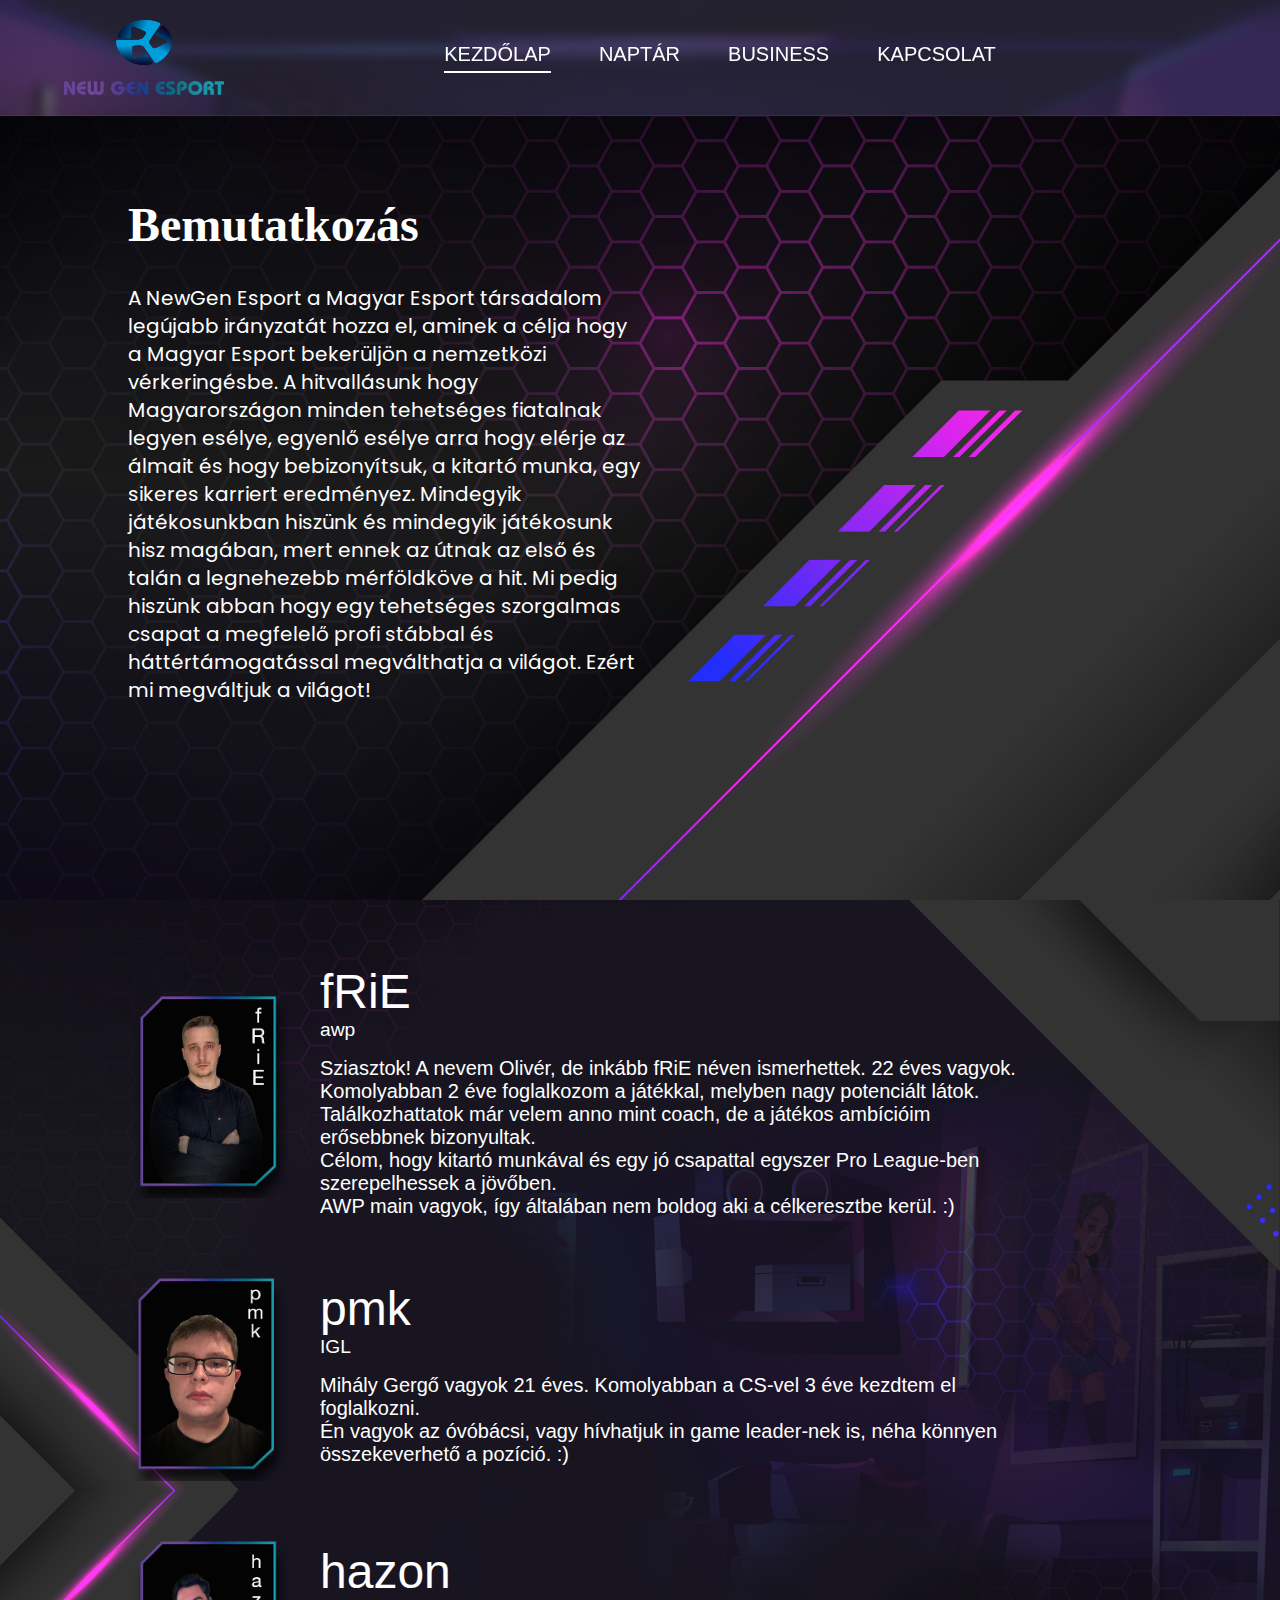
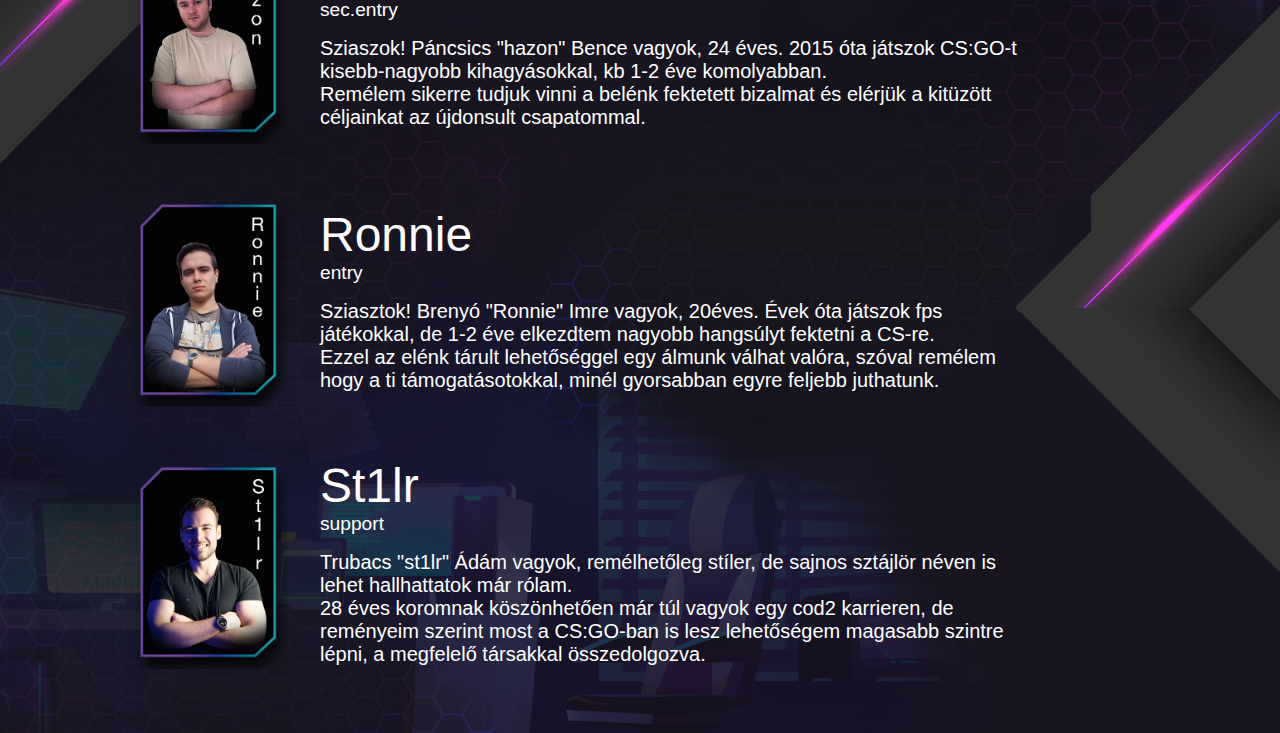
<file: index.html>
<!DOCTYPE html>
<html lang="hu">

<head>
  <meta charset="UTF-8" />
  <meta http-equiv="X-UA-Compatible" content="IE=edge" />
  <meta name="viewport" content="width=device-width, initial-scale=1.0" />
  <meta name="keywords" content="New Gen Gaming, Esport, New Gen Esport, New Gen Csgo, Hungary Esport" />
  <link rel="stylesheet" href="./styles/global.css" />
  <link rel="stylesheet" href="./homepage.css" />
  <link href="https://hu.allfont.net/allfont.css?fonts=bauhaus-bold-bt" rel="stylesheet" type="text/css" />
  <link rel="stylesheet" href="https://cdnjs.cloudflare.com/ajax/libs/font-awesome/5.15.3/css/all.min.css" />
  <link rel="preconnect" href="https://fonts.googleapis.com">
  <link rel="preconnect" href="https://fonts.gstatic.com" crossorigin>
  <link href="https://fonts.googleapis.com/css2?family=Poppins:wght@100;200;300;400;500;700;800;900&display=swap"
    rel="stylesheet">
  <title>New Gen Gaming - Homepage</title>
</head>

<body>
  <header class="header">
    <nav class="navbar">
      <div class="header-logo-name">
        <img src="./Images/ngglogokesz.png" class="header-logo" />
        <img src="./Images/logofelirat.png" class="header-title" />
      </div>
      <div class="header-links">
        <a href="./index.html" class="header-item item1">Kezdőlap</a>
        <a href="./matches.html" class="header-item item2">Naptár</a>
        <a href="./business.html" class="header-item item3">Business</a>
        <a href="./contact.html" class="header-item item4">Kapcsolat</a>
      </div>
      <div>
        <input type="checkbox" id="check" />
        <label for="check" class="checkbtn">
          <i class="fas fa-bars hamburger"></i>
        </label>
      </div>
    </nav>
    <div class="header-links-sm">
      <a href="./index.html" class="header-item item1">Kezdőlap</a>
      <a href="./matches.html" class="header-item item2">Naptár</a>
      <a href="./business.html" class="header-item item3">Business</a>
      <a href="./contact.html" class="header-item item4">Kapcsolat</a>
    </div>
  </header>
  <section class="bemutatkozás">
    <h1 class="bemutatkozás-title">
      Bemutatkozás
    </h1>
    <p class="bemutatkozás-paragraph">
      A NewGen Esport a Magyar Esport társadalom legújabb irányzatát hozza el, aminek a célja hogy a Magyar Esport
      bekerüljön a nemzetközi vérkeringésbe.
      A hitvallásunk hogy Magyarországon minden tehetséges fiatalnak legyen esélye, egyenlő esélye arra hogy elérje az
      álmait és hogy bebizonyítsuk, a kitartó munka, egy sikeres karriert eredményez.
      Mindegyik játékosunkban hiszünk és mindegyik játékosunk hisz magában, mert ennek az útnak az első és talán a
      legnehezebb mérföldköve a hit.
      Mi pedig hiszünk abban hogy egy tehetséges szorgalmas csapat a megfelelő profi stábbal és háttértámogatással
      megválthatja a világot. Ezért mi megváltjuk a világot!
    </p>
  </section>




  <section class="team">
    <div class="team-box">
      <img src="./Images/keszkartya1.png">
      <div class="team-text">
        <span class="team-player-name">fRiE</span>
        <span class="team-player-role">awp</span>
        <p>
          Sziasztok! A nevem Olivér, de inkább fRiE néven ismerhettek. 22 éves vagyok. Komolyabban 2 éve
          foglalkozom a játékkal, melyben nagy potenciált látok.<br>
          Találkozhattatok már velem anno mint coach, de a játékos ambícióim erősebbnek bizonyultak.<br>
          Célom, hogy kitartó munkával és egy jó csapattal egyszer Pro League-ben szerepelhessek a
          jövőben.<br>
          AWP main vagyok, így általában nem boldog aki a célkeresztbe kerül. :)
        </p>
      </div>
    </div>
    <div class="team-box">
      <img src="./Images/keszkartya5.png">
      <div class="team-text">
        <span class="team-player-name">pmk</span>
        <span class="team-player-role">IGL</span>
        <p>
          Mihály Gergő vagyok 21 éves. Komolyabban a CS-vel 3 éve kezdtem el foglalkozni.<br>
          Én vagyok az óvóbácsi, vagy hívhatjuk in game leader-nek is, néha könnyen összekeverhető a pozíció.
          :)
        </p>
      </div>
    </div>
    <div class="team-box">
      <img src="./Images/keszkartya2.png">
      <div class="team-text">
        <span class="team-player-name">hazon</span>
        <span class="team-player-role">sec.entry</span>
        <p>
          Sziaszok! Páncsics "hazon" Bence vagyok, 24 éves. 2015 óta játszok CS:GO-t kisebb-nagyobb
          kihagyásokkal,
          kb 1-2 éve komolyabban.<br>
          Remélem sikerre tudjuk vinni a belénk fektetett bizalmat és elérjük a kitüzött céljainkat az
          újdonsult
          csapatommal.
        </p>
      </div>
    </div>
    <div class="team-box">
      <img src="./Images/keszkartya3.png">
      <div class="team-text">
        <span class="team-player-name">Ronnie</span>
        <span class="team-player-role">entry</span>
        <p>
          Sziasztok! Brenyó "Ronnie" Imre vagyok, 20éves. Évek óta játszok fps játékokkal, de 1-2 éve
          elkezdtem
          nagyobb hangsúlyt fektetni a CS-re.<br>
          Ezzel az elénk tárult lehetőséggel egy álmunk válhat valóra, szóval remélem hogy a ti
          támogatásotokkal, minél gyorsabban egyre feljebb juthatunk.
        </p>
      </div>
    </div>
    <div class="team-box">
      <img src="./Images/keszkartya4.png">
      <div class="team-text">
        <span class="team-player-name">St1lr</span>
        <span class="team-player-role">support</span>
        <p class="team-player-paragraph">
          Trubacs "st1lr" Ádám vagyok, remélhetőleg stíler, de sajnos sztájlör néven is lehet hallhattatok már
          rólam.<br>
          28 éves koromnak köszönhetően már túl vagyok egy cod2 karrieren, de reményeim szerint most a
          CS:GO-ban
          is lesz lehetőségem magasabb szintre lépni, a megfelelő társakkal összedolgozva.
        </p>
      </div>
    </div>
  </section>
</body>
<script src="./script.js"></script>

</html>
</file>
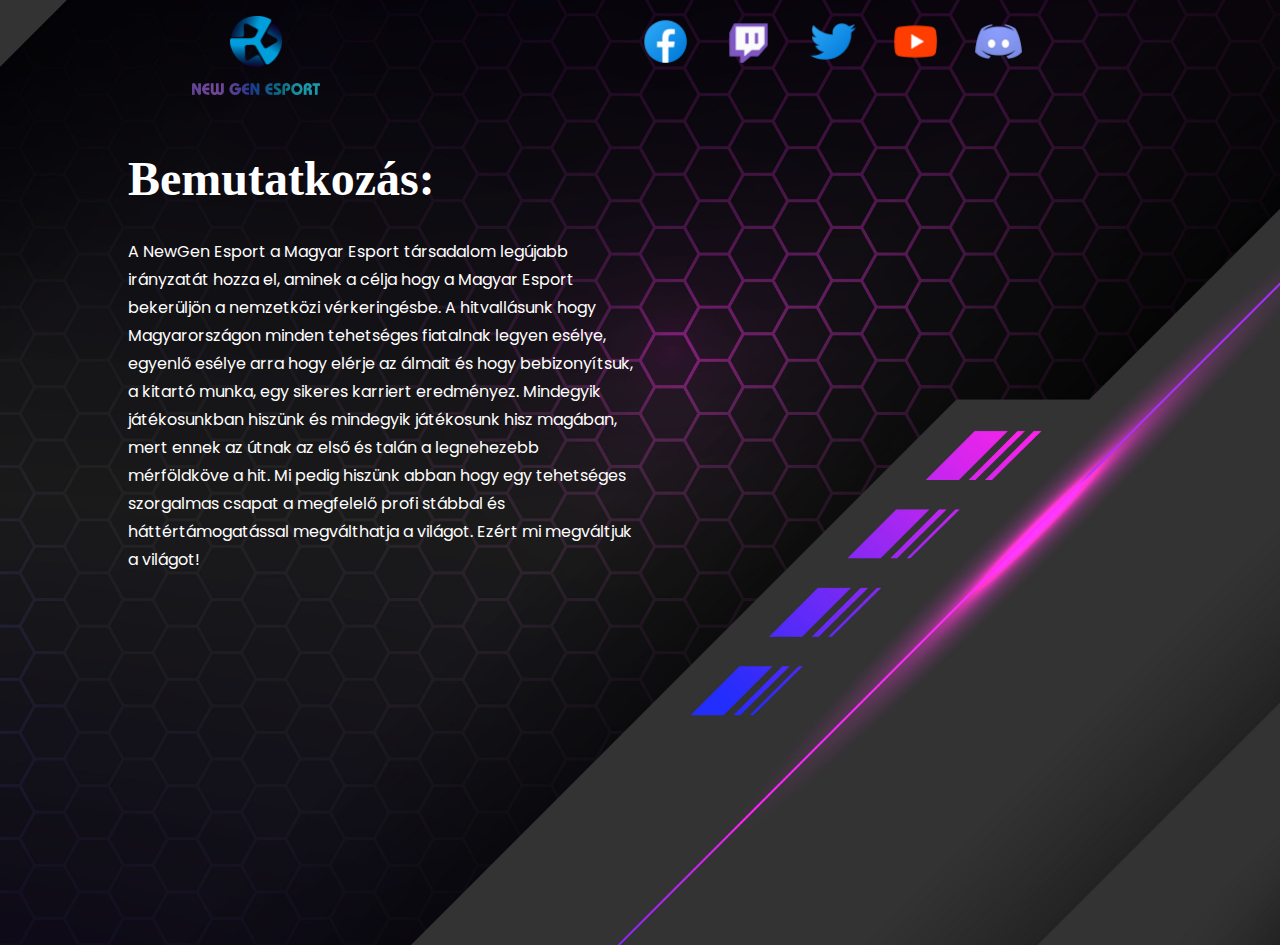
<file: Website Cover/index.html>
<!doctype html>
<html lang="hu">

<head>
    <meta charset="utf-8">
    <meta http-equiv="cache-control" content="max-age=0" />
    <meta http-equiv="cache-control" content="no-cache" />
    <meta http-equiv="expires" content="0" />
    <meta http-equiv="expires" content="Tue, 01 Jan 1980 1:00:00 GMT" />
    <meta http-equiv="pragma" content="no-cache" />
    <meta http-equiv="X-UA-Compatible" content="IE=edge">
    <meta name="viewport" content="width=device-width, initial-scale=1.0">
    <meta name="description" content="NewGen Esport, Magyar Esport, NewGen CSGO">

    <link rel="stylesheet" href="https://cdnjs.cloudflare.com/ajax/libs/font-awesome/4.7.0/css/font-awesome.min.css">
    <link rel="icon" type="image/png" href="/Images/ngglogokesz.png" />
    <title>NewGen Esport - Kezdőlap</title>
    <link rel="shortcut icon" href="./Images/ngglogokesz.png" type="image/x-icon">

    <link rel="preconnect" href="https://fonts.googleapis.com">
    <link rel="preconnect" href="https://fonts.gstatic.com" crossorigin>
    <link href="https://fonts.googleapis.com/css2?family=Poppins:wght@100;200;300;400;500;700;800;900&display=swap"
        rel="stylesheet">
    <link rel="stylesheet" href="./style.css">
</head>


<body>
    <header class="header">
        <div class="logo-box">
            <img src="./Images/ngglogokesz.png" class="logo">
            <img src="./Images/logofelirat.png" class="logotext">
        </div>
        <div class="social">
            <a href="https://www.facebook.com/gaming/NewGenEsportHUN" target="_blank"><img
                    src="./Images/icons8-facebook-50.png" class="facebook"></a>
            <a href="https://www.twitch.tv/newgenesport" target="_blank"><img src="./Images/icons8-twitch-50.png"
                    class="twitch"></a>
            <a href="https://twitter.com/newgen__esport" target="_blank"><img src="./Images/icons8-twitter-50.png"
                    class="twitter"></a>
            <a href="https://www.youtube.com/@newgenesport" target="_blank"><img src="./Images/icons8-youtube-50.png"
                    class="youtube"></a>
            <a href="https://discord.gg/WUknxcg4Mw" target="_blank"><img src="./Images/icons8-discord-50.png"
                    class="discord"></a>

        </div>

    </header>
    <section>
        <h1>Bemutatkozás:</h1>
        <p>

            A NewGen Esport a Magyar Esport társadalom legújabb irányzatát hozza el, aminek a célja hogy a Magyar
            Esport
            bekerüljön a nemzetközi vérkeringésbe.
            A hitvallásunk hogy Magyarországon minden tehetséges fiatalnak legyen esélye, egyenlő esélye arra hogy
            elérje az álmait és hogy bebizonyítsuk, a kitartó munka, egy sikeres karriert eredményez.
            Mindegyik játékosunkban hiszünk és mindegyik játékosunk hisz magában, mert ennek az útnak az első és
            talán a
            legnehezebb mérföldköve a hit.
            Mi pedig hiszünk abban hogy egy tehetséges szorgalmas csapat a megfelelő profi stábbal és
            háttértámogatással
            megválthatja a világot. Ezért mi megváltjuk a világot!

        </p>
    </section>

</body>

</html>
</file>
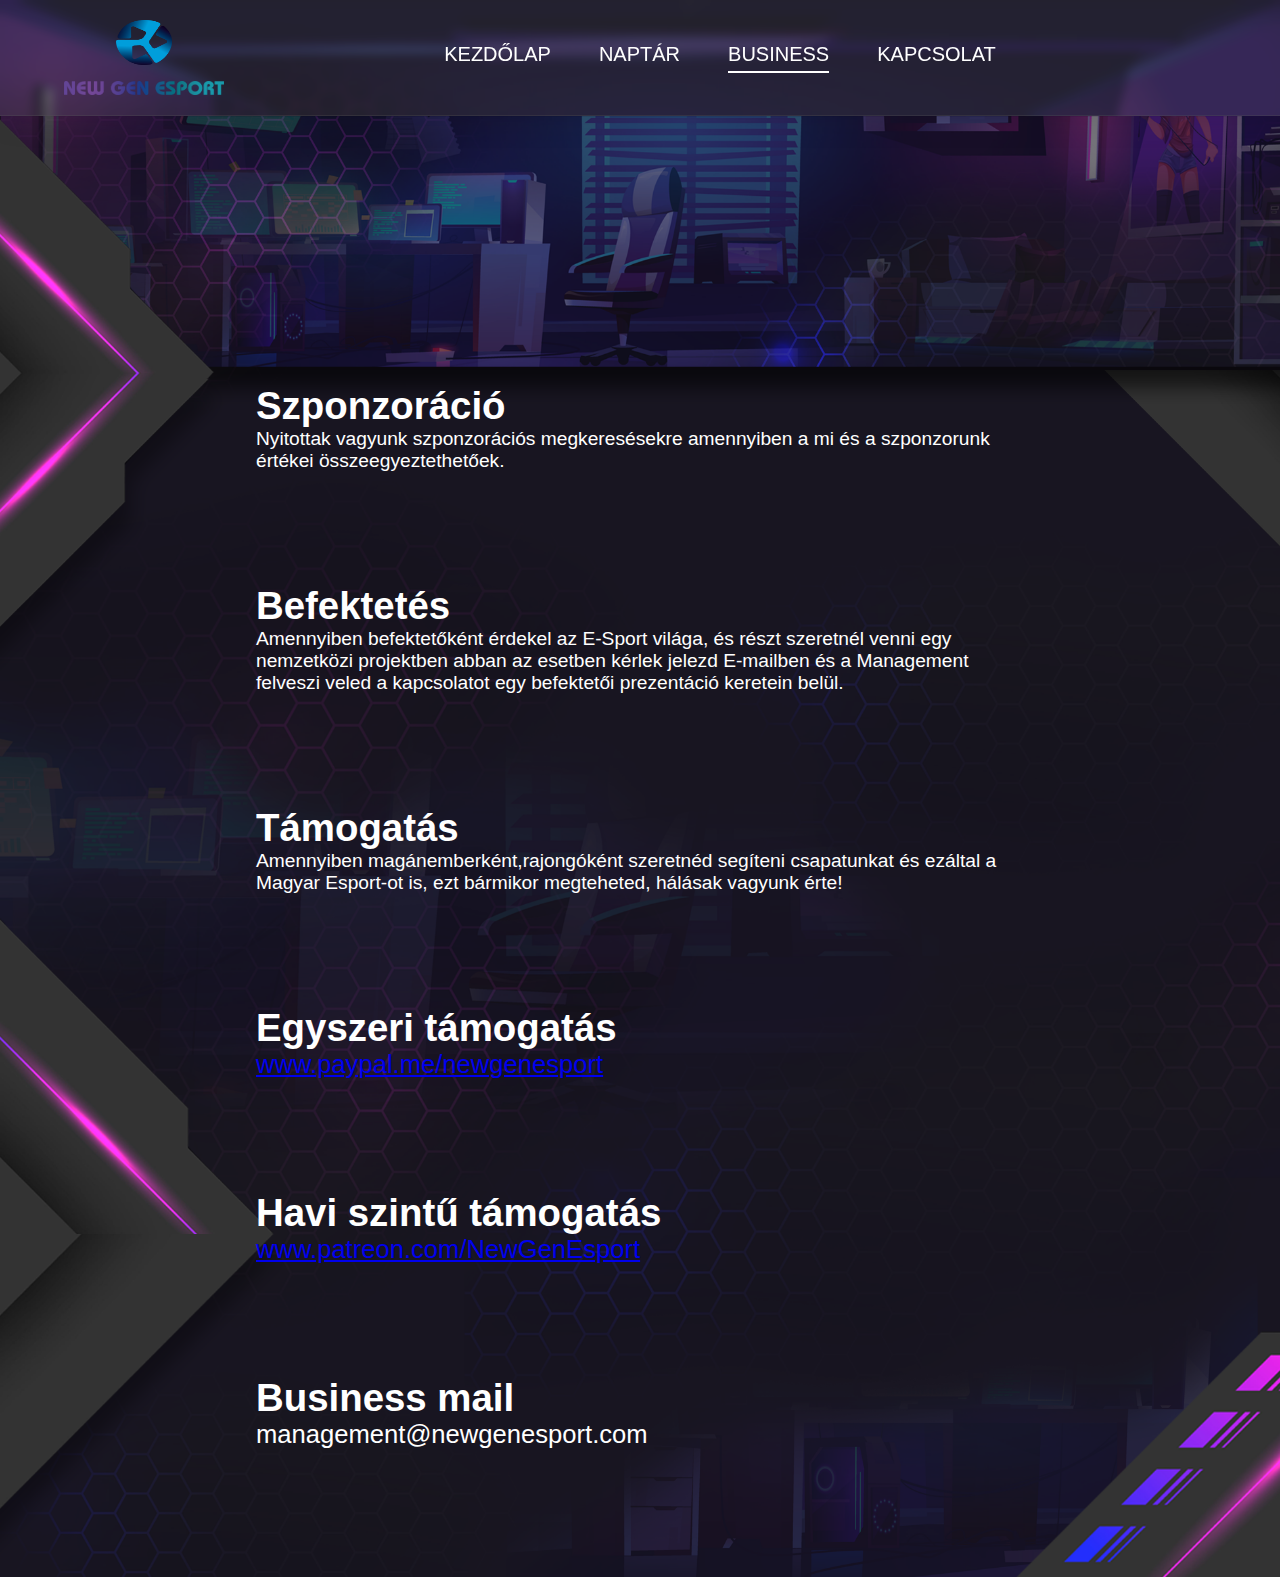
<file: business.html>
<!DOCTYPE html>
<html lang="hu">

<head>
  <meta charset="UTF-8" />
  <meta http-equiv="X-UA-Compatible" content="IE=edge" />
  <meta name="viewport" content="width=device-width, initial-scale=1.0" />
  <meta name="keywords" content="New Gen Gaming, Esport, New Gen Esport, New Gen Csgo, Hungary Esport" />
  <link rel="stylesheet" href="./styles/global.css" />
  <link rel="stylesheet" href="./homepage.css" />
  <link rel="stylesheet" href="./business.css" />
  <link href="https://hu.allfont.net/allfont.css?fonts=bauhaus-bold-bt" rel="stylesheet" type="text/css" />
  <link rel="stylesheet" href="https://cdnjs.cloudflare.com/ajax/libs/font-awesome/5.15.3/css/all.min.css" />
  <title>New Gen Gaming - Homepage</title>
</head>

<body>
  <header class="header">
    <nav class="navbar">
      <div class="header-logo-name">
        <img src="./Images/ngglogokesz.png" class="header-logo" />
        <img src="./Images/logofelirat.png" class="header-title" />
      </div>
      <div class="header-links">
        <a href="./index.html" class="header-item item1">Kezdőlap</a>
        <a href="./matches.html" class="header-item item2">Naptár</a>
        <a href="./business.html" class="header-item item3">Business</a>
        <a href="./contact.html" class="header-item item4">Kapcsolat</a>
      </div>
      <div>
        <input type="checkbox" id="check" />
        <label for="check" class="checkbtn">
          <i class="fas fa-bars hamburger"></i>
        </label>
      </div>
    </nav>
    <div class="header-links-sm">
      <a href="./index.html" class="header-item item1">Kezdőlap</a>
      <a href="./matches.html" class="header-item item2">Naptár</a>
      <a href="./business.html" class="header-item item3">Business</a>
      <a href="./contact.html" class="header-item item4">Kapcsolat</a>
    </div>

  </header>

  <!--Fejléc Vége-->
  <div class="business">

    <div class="business-box">
      <h2 class="business-title">Szponzoráció</h2>
      <p>Nyitottak vagyunk szponzorációs megkeresésekre amennyiben a mi és a szponzorunk értékei összeegyeztethetőek.
      </p>
    </div>

    <div class="business-box">
      <h2 class="business-title">Befektetés</h2>
      <p>Amennyiben befektetőként érdekel az E-Sport világa, és részt szeretnél venni egy nemzetközi projektben abban az
        esetben kérlek jelezd E-mailben és a Management felveszi veled a kapcsolatot egy befektetői prezentáció keretein
        belül.
      </p>
    </div>

    <div class="business-box">
      <h2 class="business-title">Támogatás</h2>
      <p>Amennyiben magánemberként,rajongóként szeretnéd segíteni csapatunkat és ezáltal a Magyar Esport-ot is, ezt
        bármikor megteheted, hálásak vagyunk érte!
      </p>
    </div>

    <div class="business-box">
      <h2 class="business-title">Egyszeri támogatás</h2>
      <p><a href="https://www.paypal.com/paypalme/newgenesport">www.paypal.me/newgenesport</a></p>
    </div>

    <div class="business-box">
      <h2 class="business-title">Havi szintű támogatás</h2>
      <p><a href="https://www.patreon.com/NewGenEsport">www.patreon.com/NewGenEsport</a></p>
    </div>

    <div class="business-box">
      <h2 class="business-title">Business mail</h2>
      <p><a mailto="management@newgenesport.com">management@newgenesport.com</a></p>
    </div>

  </div>
</body>
<script src="./script.js"></script>

</html>
</file>
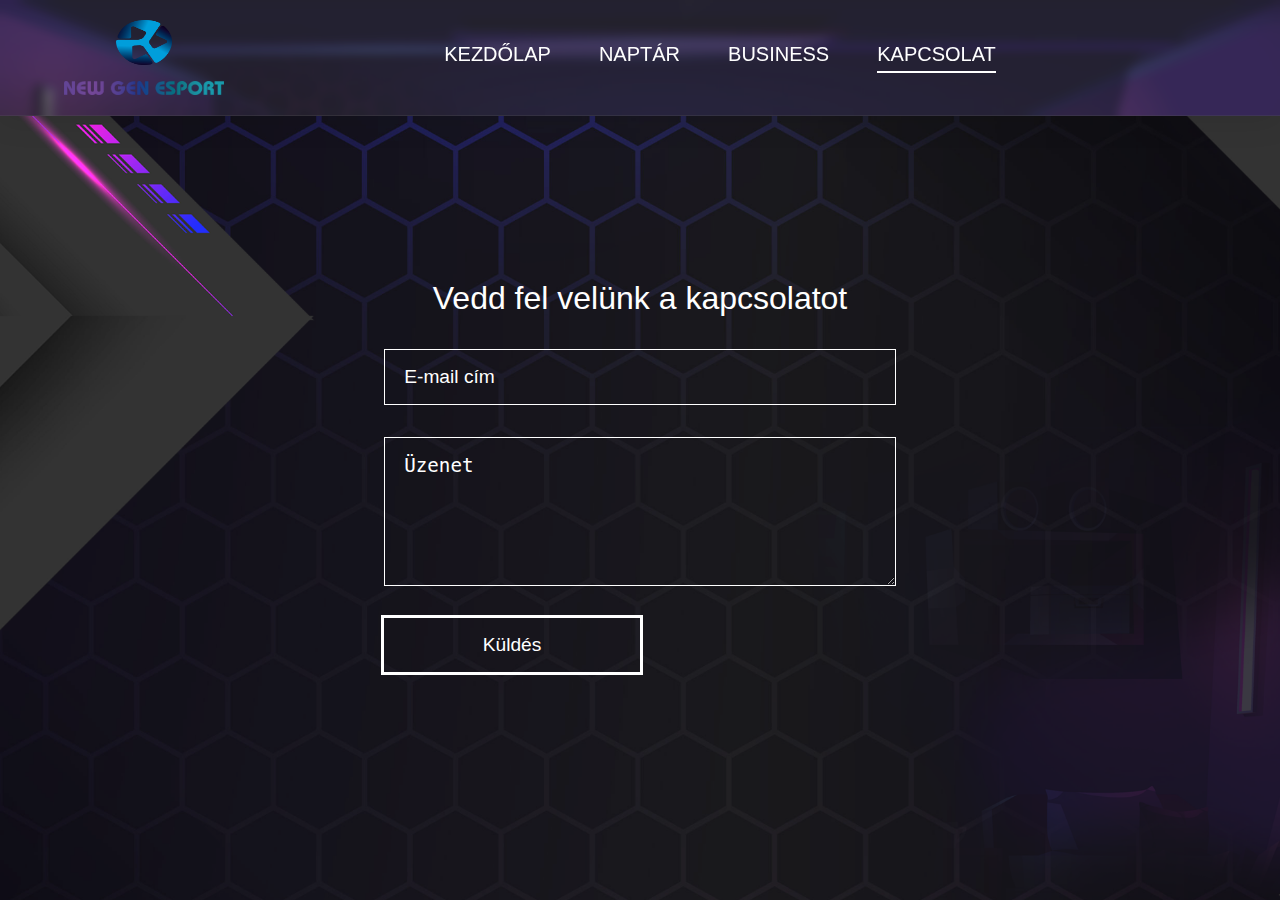
<file: contact.html>
<!DOCTYPE html>
<html lang="hu">

<head>
  <meta charset="UTF-8" />
  <meta http-equiv="X-UA-Compatible" content="IE=edge" />
  <meta name="viewport" content="width=device-width, initial-scale=1.0" />
  <meta name="keywords" content="New Gen Gaming, Esport, New Gen Esport, New Gen Csgo, Hungary Esport" />
  <link rel="stylesheet" href="./styles/global.css" />
  <link rel="stylesheet" href="./homepage.css" />
  <link rel="stylesheet" href="./contact.css" />
  <link href="https://hu.allfont.net/allfont.css?fonts=bauhaus-bold-bt" rel="stylesheet" type="text/css" />
  <link rel="stylesheet" href="https://cdnjs.cloudflare.com/ajax/libs/font-awesome/5.15.3/css/all.min.css" />
  <title>New Gen Gaming - Homepage</title>
</head>

<body>
  <header class="header">
    <nav class="navbar">
      <div class="header-logo-name">
        <img src="./Images/ngglogokesz.png" class="header-logo" />
        <img src="./Images/logofelirat.png" class="header-title" />
      </div>
      <div class="header-links">
        <a href="./index.html" class="header-item item1">Kezdőlap</a>
        <a href="./matches.html" class="header-item item2">Naptár</a>
        <a href="./business.html" class="header-item item3">Business</a>
        <a href="./contact.html" class="header-item item4">Kapcsolat</a>
      </div>
      <div>
        <input type="checkbox" id="check" />
        <label for="check" class="checkbtn">
          <i class="fas fa-bars hamburger"></i>
        </label>
      </div>
    </nav>
    <div class="header-links-sm">
      <a href="./index.html" class="header-item item1">Kezdőlap</a>
      <a href="./matches.html" class="header-item item2">Naptár</a>
      <a href="./business.html" class="header-item item3">Business</a>
      <a href="./contact.html" class="header-item item4">Kapcsolat</a>
    </div>
  </header>
  <section class="business">
    <span>Vedd fel velünk a kapcsolatot</span>
    <form action="https://formsubmit.co/colorzofficials@gmail.com" method="POST" class="business-form">
      <input type="email" name="email" required placeholder="E-mail cím">
      <textarea type="text" name="Message" id="name" cols="50" rows="5" placeholder="Üzenet"></textarea>
      <button type="submit">Küldés</button>
    </form>
  </section>
</body>
<script src="./script.js"></script>

</html>
</file>
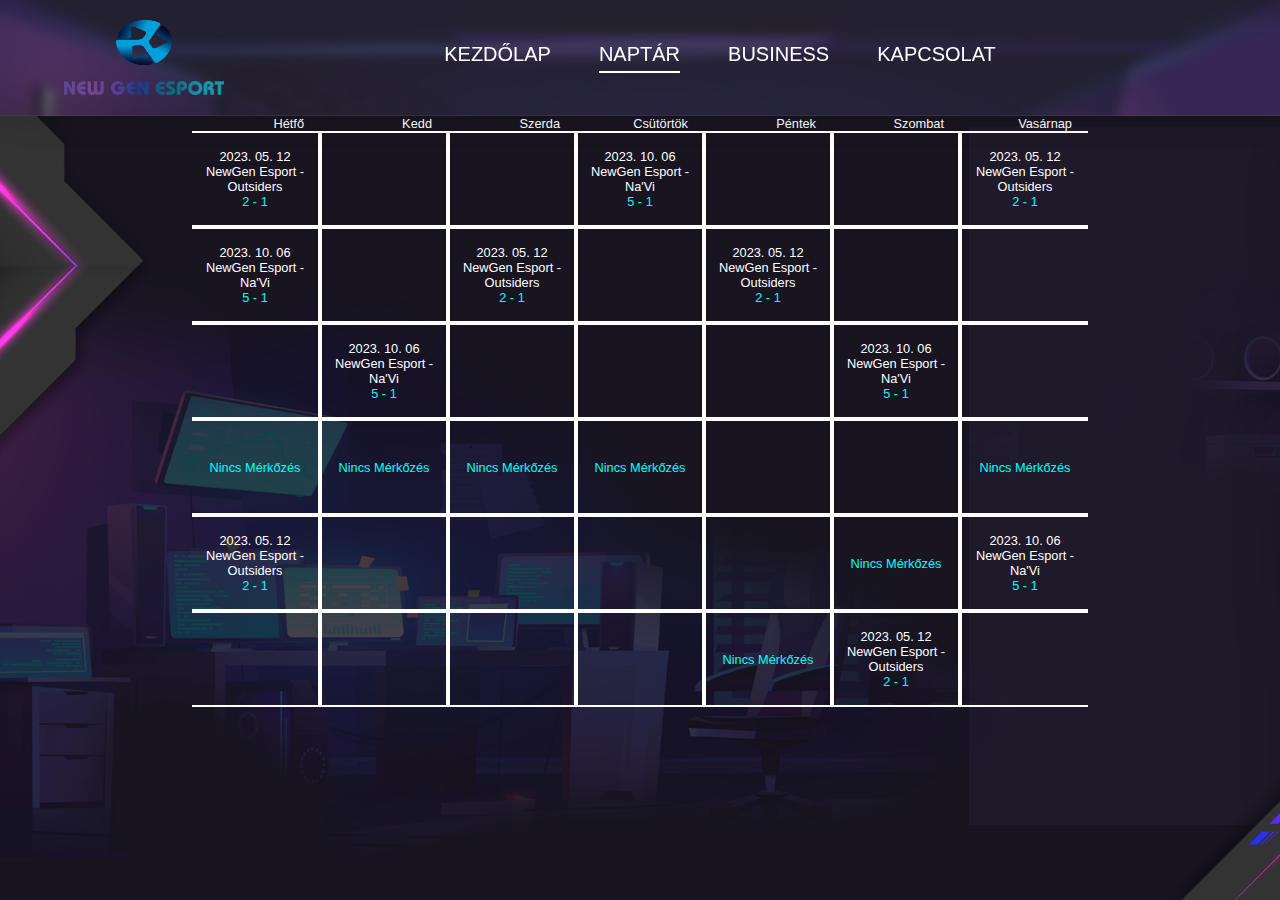
<file: matches.html>
<!DOCTYPE html>
<html lang="hu">

<head>
  <meta charset="UTF-8" />
  <meta http-equiv="X-UA-Compatible" content="IE=edge" />
  <meta name="viewport" content="width=device-width, initial-scale=1.0" />
  <meta name="keywords" content="New Gen Gaming, Esport, New Gen Esport, New Gen Csgo, Hungary Esport" />
  <link rel="stylesheet" href="./styles/global.css" />
  <link rel="stylesheet" href="./homepage.css" />
  <link rel="stylesheet" href="./matches.css" />
  <link href="https://hu.allfont.net/allfont.css?fonts=bauhaus-bold-bt" rel="stylesheet" type="text/css" />
  <link rel="stylesheet" href="https://cdnjs.cloudflare.com/ajax/libs/font-awesome/5.15.3/css/all.min.css" />

  <title>New Gen Gaming - Homepage</title>
</head>

<body>
  <header class="header">
    <nav class="navbar">
      <div class="header-logo-name">
        <img src="./Images/ngglogokesz.png" class="header-logo" />
        <img src="./Images/logofelirat.png" class="header-title" />
      </div>
      <div class="header-links">
        <a href="./index.html" class="header-item item1">Kezdőlap</a>
        <a href="./matches.html" class="header-item item2">Naptár</a>
        <a href="./business.html" class="header-item item3">Business</a>
        <a href="./contact.html" class="header-item item4">Kapcsolat</a>
      </div>
      <div>
        <input type="checkbox" id="check" />
        <label for="check" class="checkbtn">
          <i class="fas fa-bars hamburger"></i>
        </label>
      </div>
    </nav>
    <div class="header-links-sm">
      <a href="./index.html" class="header-item item1">Kezdőlap</a>
      <a href="./matches.html" class="header-item item2">Naptár</a>
      <a href="./business.html" class="header-item item3">Business</a>
      <a href="./contact.html" class="header-item item4">Kapcsolat</a>
    </div>
  </header>
  <div class="days">
    <div class="monday day">Hétfő</div>
    <div class="tuesday day">Kedd</div>
    <div class="wednesday day">Szerda</div>
    <div class="thursday day">Csütörtök</div>
    <div class="friday day">Péntek</div>
    <div class="saturday day">Szombat</div>
    <div class="sunday day">Vasárnap</div>
  </div>
  <section class="naptar">

    <div class="hetfo-oszlop oszlop ">
      <div class="hetfo-sor border-left-none">
        <span>2023. 05. 12</span>
        <span>NewGen Esport - Outsiders</span>
        <span>2 - 1</span>
      </div>
      <div class="hetfo-sor border-left-none">
        <span>2023. 10. 06</span>
        <span>NewGen Esport - Na'Vi</span>
        <span> 5 - 1</span>
      </div>
      <div class="hetfo-sor border-left-none"></div>
      <div class="hetfo-sor border-left-none">
        <span>Nincs Mérkőzés</span>
      </div>
      <div class="hetfo-sor border-left-none"><span>2023. 05. 12</span>
        <span>NewGen Esport - Outsiders</span>
        <span>2 - 1</span>
      </div>
      <div class="hetfo-sor border-left-none"></div>
    </div>
    <div class="szerda-oszlop oszlop">
      <div class="hetfo-sor"></div>
      <div class="hetfo-sor"></div>
      <div class="hetfo-sor"><span>2023. 10. 06</span>
        <span>NewGen Esport - Na'Vi</span>
        <span> 5 - 1</span>
      </div>
      <div class="hetfo-sor"><span>Nincs Mérkőzés</span></div>
      <div class="hetfo-sor"></div>
      <div class="hetfo-sor"></div>
    </div>
    <div class="csutortok-oszlop oszlop">
      <div class="hetfo-sor"></div>
      <div class="hetfo-sor"><span>2023. 05. 12</span>
        <span>NewGen Esport - Outsiders</span>
        <span>2 - 1</span>
      </div>
      <div class="hetfo-sor"></div>
      <div class="hetfo-sor"><span>Nincs Mérkőzés</span></div>
      <div class="hetfo-sor"></div>
      <div class="hetfo-sor"></div>
    </div>
    <div class="pentek-oszlop oszlop">
      <div class="hetfo-sor"><span>2023. 10. 06</span>
        <span>NewGen Esport - Na'Vi</span>
        <span> 5 - 1</span>
      </div>
      <div class="hetfo-sor"></div>
      <div class="hetfo-sor"></div>
      <div class="hetfo-sor"><span>Nincs Mérkőzés</span></div>
      <div class="hetfo-sor"></div>
      <div class="hetfo-sor"></div>
    </div>
    <div class="szombat-oszlop oszlop">
      <div class="hetfo-sor"></div>
      <div class="hetfo-sor"><span>2023. 05. 12</span>
        <span>NewGen Esport - Outsiders</span>
        <span>2 - 1</span>
      </div>
      <div class="hetfo-sor"></div>
      <div class="hetfo-sor"></div>
      <div class="hetfo-sor"></div>
      <div class="hetfo-sor"><span>Nincs Mérkőzés</span></div>
    </div>
    <div class="vasarnap-oszlop oszlop">
      <div class="hetfo-sor"></div>
      <div class="hetfo-sor"></div>
      <div class="hetfo-sor"><span>2023. 10. 06</span>
        <span>NewGen Esport - Na'Vi</span>
        <span> 5 - 1</span>
      </div>
      <div class="hetfo-sor"></div>
      <div class="hetfo-sor"><span>Nincs Mérkőzés</span></div>
      <div class="hetfo-sor"><span>2023. 05. 12</span>
        <span>NewGen Esport - Outsiders</span>
        <span>2 - 1</span>
      </div>
    </div>
    <div class="kedd-oszlop oszlop ">
      <div class="hetfo-sor border-right-none"><span>2023. 05. 12</span>
        <span>NewGen Esport - Outsiders</span>
        <span>2 - 1</span>
      </div>
      <div class="hetfo-sor border-right-none"></div>
      <div class="hetfo-sor border-right-none"></div>
      <div class="hetfo-sor border-right-none"><span>Nincs Mérkőzés</span></div>
      <div class="hetfo-sor border-right-none"><span>2023. 10. 06</span>
        <span>NewGen Esport - Na'Vi</span>
        <span> 5 - 1</span>
      </div>
      <div class="hetfo-sor border-right-none"></div>
    </div>
  </section>
</body>
<script src="./script.js"></script>

</html>
</file>
<file: styles/global.css>
/* Fejléc Formázása */


.header-links-sm {
  visibility: hidden;
  display: flex;

  flex-direction: column;
  text-align: center;

  height: 0;
  overflow-y: hidden;
  transition: all 0.2s ease-in;
}

.open {
  visibility: visible;
  height: 10rem;
  transition: all 0.2s ease-out;
}

.header-links-sm .header-item {
  margin-top: 0.5rem;
  margin-bottom: 0.5rem;
}

.hamburger {
  color: white;
  font-size: 3rem;
  display: hidden;
  cursor: pointer;
}

.checkbtn {
  display: none;
}

#check {
  display: none;
}

/* Fejléc formázás vége*/


@media screen and (max-width: 1000px) {
  .header-links {
    display: none;
    gap: 3rem;
  }

  .header-links .header-item {
    display: none;
  }

  .checkbtn {
    display: block;
  }


}
</file>
<file: homepage.css>
@import url(https://hu.allfont.net/allfont.css?fonts=bauhaus-bold-bt);

* {
  margin: 0;
  padding: 0;
  border: 0;
  box-sizing: border-box;
}

.header {
  height: fit-content;
  width: 100%;
  position: fixed;
  background-image: url('./Images/businesshatter.png');
  background-size: cover;
  background-repeat: no-repeat;
}

.navbar {
  display: flex;
  justify-content: space-between;
  height: fit-content;
  background-color: black;
  padding-block: 1.25rem;
  align-items: center;
  background-color: transparent;
  padding-inline: 5vw;
  background: rgba(117, 117, 117, 0.2);
  box-shadow: 0 4px 30px rgba(0, 0, 0, 0.1);
  backdrop-filter: blur(5px);
  -webkit-backdrop-filter: blur(5px);
  border-bottom: 1px solid rgba(84, 84, 84, 0.3);
}

.header-logo-name {
  display: flex;
  flex-direction: column;
  align-items: center;
  gap: 1rem;
}

.header-title {
  width: clamp(10rem, 10vw, 10vw);
}

.header-logo {
  width: clamp(3.5rem, 3.5vw, 3.5vw);
  height: 3.5vw;
}

.header-links {
  display: flex;
  gap: 3rem;
}

.header-item {
  text-decoration: none;
  color: white;
  font-size: clamp(1.25rem, 1.25vw, 1.25vw);
  font-weight: 800;
  text-transform: uppercase;
  font-family: Arial, Helvetica, sans-serif;
  font-weight: 100;
  min-height: fit-content;
}

.item1 {
  border-bottom: 2px solid white;
  padding-bottom: 0.3rem;
}


/* Bemutatkozás Részleg*/

.bemutatkozás {
  display: flex;
  flex-direction: column;
  justify-content: center;
  background-image: url('./Images/header-bg.jpg');
  background-size: cover;
  background-position: center;
  color: white;
  min-height: 100vh;
  padding-inline: 10vw;
  padding-block: clamp(10rem, 10vw, 10vw);
  gap: clamp(2rem, 2vh, 2vh);
  width: 100%;
}

.bemutatkozás-title {
  font-size: clamp(3rem, 3vw, 3vw);
}

.bemutatkozás-paragraph {
  font-size: clamp(1.25rem, 1.25vw, 1.25vw);
  width: clamp(20rem, 40vw, 40vw);
  line-height: clamp(1.75rem, 1.75vw, 1.75vw);
  font-family: 'Poppins', sans-serif;

}

.team {
  display: flex;
  flex-direction: column;
  background-image: url('./Images/teamhatter.png');
  background-size: cover;
  color: white;
  padding-inline: 10vw;
  padding-right: 20vw;
  padding-block: 5vw;
  gap: clamp(3rem, 3vw, 3vw);
}

.team-box {
  display: flex;
  align-items: center;
  gap: clamp(2rem, 2vw, 2vw);
  font-family: Helvetica, sans-serif;
}

.team-text {
  display: flex;
  flex-direction: column;
}

.team-box span:first-of-type {
  font-size: clamp(3rem, 3vw, 3vw);
}

.team-box span:last-of-type {
  font-size: clamp(1.2rem, 1.2vw, 1.2vw);
  margin-bottom: clamp(1rem, 1vw, 1vw);
}

.team-box p {
  font-size: clamp(1.25rem, 1.25vw, 1.25vw);
}

.team-box img {
  width: clamp(10rem, 10vw, 10vw);
}

@media screen and (max-width: 1000px) {


  .header-logo-name {
    position: absolute;
    left: 5vw;
  }



  .header-logo {
    width: 6vw;
    height: 6vw;
  }

  .header-title {
    width: 20vw;
  }

}

@media screen and (max-width: 768px) {
  .header-logo {
    width: 8vw;
    height: 8vw;
  }

  .header-title {
    width: 25vw;
  }

  .team {
    padding-right: 10vw;
  }

  .team-box {
    display: flex;
    flex-direction: column;
    text-align: center;

  }

}
</file>
<file: Website Cover/style.css>
* {
    border: 0;
    padding: 0;
    margin: 0;
}

body {
    background-image: url('./Images/header.jpg');
    background-position: center;
    background-size: cover;
    background-repeat: no-repeat;
    min-height: 100vh;
    display: flex;
    flex-direction: column;
    gap: clamp(5rem, 5vh, 5vh);
    padding-bottom: 5vh;
}



.white {
    color: white;
}

.header {
    display: flex;
    align-items: center;
    gap: 3rem;
    height: fit-content;

    padding-top: 1rem;
}

.logo {
    width: 4vw;
    height: 4vw;
    margin: auto;
}

.logo-box {
    position: absolute;
    display: flex;
    flex-direction: column;
    gap: 1rem;
    top: 1rem;
    left: 15%;

}

.logotext {
    width: 10vw;
}

.youtube,
.twitter,
.twitch,
.facebook,
.discord {
    width: 4vw;
    height: 4vw;
    transition: all 500ms ease;
}

.youtube:hover,
.twitter:hover,
.facebook:hover,
.twitch:hover,
.discord:hover {
    transform: scale(120%);
    transition: all 500ms ease;
}

.social {
    display: flex;
    flex-wrap: wrap;
    gap: 2rem;
    margin-left: 50vw;
}

section {
    display: flex;
    flex-direction: column;
    justify-content: center;
    width: clamp(27rem, 60vw, 60vw);
    text-align: left;
    min-height: fit-content;
    gap: clamp(2rem, 2vw, 2vw);
}

h1 {
    font-size: clamp(3rem, 3vw, 3vw);
    color: white;
    padding-inline: 10vw;
}

p {
    font-size: clamp(1rem, 1.25vw, 1.25vw);
    line-height: clamp(1.75rem, 1.75vw, 1.75vw);
    color: white;
    font-family: 'Poppins', sans-serif;
    text-align: left;
    padding-inline: 10vw;
}


@media screen and (max-width: 1200px) {

    .youtube,
    .twitter,
    .twitch,
    .facebook,
    .discord {
        width: 5vw;
        height: 5vw;
    }

    .logo {
        width: 5vw;
        height: 5vw;
    }

    .logotext {
        width: 16vw;
    }

    .logo-box {
        margin-left: -10%;
    }
}

@media screen and (max-width: 768px) {
    h1 {
        text-align: center;
        margin-left: 0;
        padding-top: 5rem;
        font-size: 5vw;
        margin-top: -5rem;
    }

    .social {
        display: block;
        margin-right: 5vw;
    }

    .header {
        display: flex;
        justify-content: flex-end;
    }



    .youtube,
    .twitter,
    .twitch,
    .facebook,
    .discord {
        width: 3rem;
        height: 3rem;
    }

    .logo {
        width: 3rem;
        height: 3rem;
    }

    .logotext {
        width: 10rem;
    }

    .logo-box {
        margin-left: -10%;
    }

}
</file>
<file: business.css>
/* Header Formázása */

.item3 {
    border-bottom: 2px solid white;
    padding-bottom: .3rem;
}

.item1 {
    border-bottom: 0px;
}

.item2 {
    border-bottom: 0px;
}

.item4 {
    border-bottom: 0px;
}

.header {
    background-image: url('./Images/businesshatter.png');
    background-size: cover;
    background-repeat: no-repeat;
}

.navbar {
    background: rgba(117, 117, 117, 0.2);
    box-shadow: 0 4px 30px rgba(0, 0, 0, 0.1);
    backdrop-filter: blur(5px);
    -webkit-backdrop-filter: blur(5px);
    border-bottom: 1px solid rgba(84, 84, 84, 0.3);
}

/* Header Formázás vége*/

.business {
    display: flex;
    flex-direction: column;
    color: white;
    background-image: url('./Images/businesshatter2.png');
    background-size: cover;
    background-repeat: no-repeat;
    gap: clamp(7rem, 7vw, 7vw);
    height: fit-content;
    padding-inline: 20vw;
    padding-top: 30vw;
    padding-bottom: 10vw;
    font-family: Helvetica, sans-serif;
}

.business-title {
    font-size: clamp(2rem, 3vw, 3vw);
    font-size: Helvetica, Arial;
    font-size: Arial;
}

p a {
    font-size: clamp(1.4rem, 2vw, 2vw);
}

.business-box p {
    font-size: clamp(1.2rem, 1.2vw, 1.2vw);
}
</file>
<file: contact.css>
.item4 {
    border-bottom: 2px solid white;
    padding-bottom: .3rem;
}

.item1 {
    border-bottom: 0px;
}

.item2 {
    border-bottom: 0px;
}

.item3 {
    border-bottom: 0px;
}


.header {
    position: static;
}

body {
    background-image: url('./Images/contacthatter.png');
    background-repeat: no-repeat;
    background-size: cover;
    min-height: 100vh;
}

.business {
    padding-inline: 10vw;
    padding-block: 10vw;
    display: flex;
    align-items: center;
    flex-direction: column;
    justify-content: center;
    height: 80vh;
    gap: 2rem;
    font-family: Helvetica, sans-serif;
    overflow-y: hidden;
}

.business span {
    font-size: clamp(2rem, 2vw, 2vw);
    color: white;
}

.business-form {
    display: flex;
    flex-direction: column;
    gap: 2rem;
    max-width: clamp(20rem, 40vw, 40vw);

}

.business-form input[type="email"],
textarea {
    max-width: clamp(20rem, 40vw, 40vw);
    padding-inline: clamp(1.2rem, 1.2vw, 1.2vw);
    padding-block: clamp(1rem, 1vw, 1vw);
    background-color: transparent;
    border: 1px solid white;
    font-size: clamp(1.2rem, 1.2vw, 1.2vw);
    color: white;
}

.business-form input[type="email"]:focus,
textarea:focus {
    outline: 3px solid rgb(255, 0, 179);
    border: none;
    box-shadow: 0px 0px 8px 1px white;
}

button[type="submit"]:hover,
button[type="submit"]:focus {
    cursor: pointer;
}


::placeholder {
    color: white;
}


button[type="submit"] {
    width: 50%;
    background-color: transparent;
    color: white;
    padding: 1rem 2rem;
    font-size: clamp(1.2rem, 1.2vw, 1.2vw);
    outline: 3px solid white;
}

@media screen and (max-width: 800px) {

    html,
    body {
        overflow-y: hidden;
    }

    .business-form {
        width: 100vw;
        display: flex;
        flex-direction: column;
        align-items: center;
    }

    .business-form input {
        width: 100%;
    }

    .business span {
        text-align: center;
    }

    .business-email {
        display: flex;
        flex-direction: column;
        align-content: center;
        justify-content: center;
        font-size: 1.5rem;
    }


}
</file>
<file: matches.css>
.item2 {
    border-bottom: 2px solid white;
    padding-bottom: .3rem;
}

.item1 {
    border-bottom: 0px;
}

.item3 {
    border-bottom: 0px;
}

.item4 {
    border-bottom: 0px;
}

.header {
    position: static;
}

body {
    background-image: url('./Images/naptar.png');
    background-size: cover;
    background-repeat: no-repeat;
    width: 100%;
    min-height: 100vh;
    display: flex;
    flex-direction: column;
}


.naptar {
    display: flex;
    align-items: center;
    justify-content: center;
}

.days {
    display: flex;
    width: 100%;
    align-items: center;
    justify-content: center;
}

.day {
    width: clamp(2.5rem, 10vw, 10vw);
    color: white;
    text-align: right;
    font-family: Helvetica, sans-serif;
    padding-right: 1rem;
    font-size: clamp(7px, 1vw, 1vw);
}

.hetfo-sor {
    border: 1px solid white;
    border-width: 2px;
    border-collapse: collapse;
    width: clamp(2.5rem, 10vw, 10vw);
    height: clamp(6rem, 6.5vw, 6.5vw);
    display: flex;
    flex-direction: column;
    align-items: center;
    justify-content: center;
    color: white;
    text-align: center;
    font-family: Helvetica, sans-serif;
    font-size: clamp(7px, 1vw, 1vw);
}

.border-left-none {
    border-left: none;
}

.border-right-none {
    border-right: none;
}

.hetfo-sor span:last-of-type {
    color: cyan;
}
</file>
